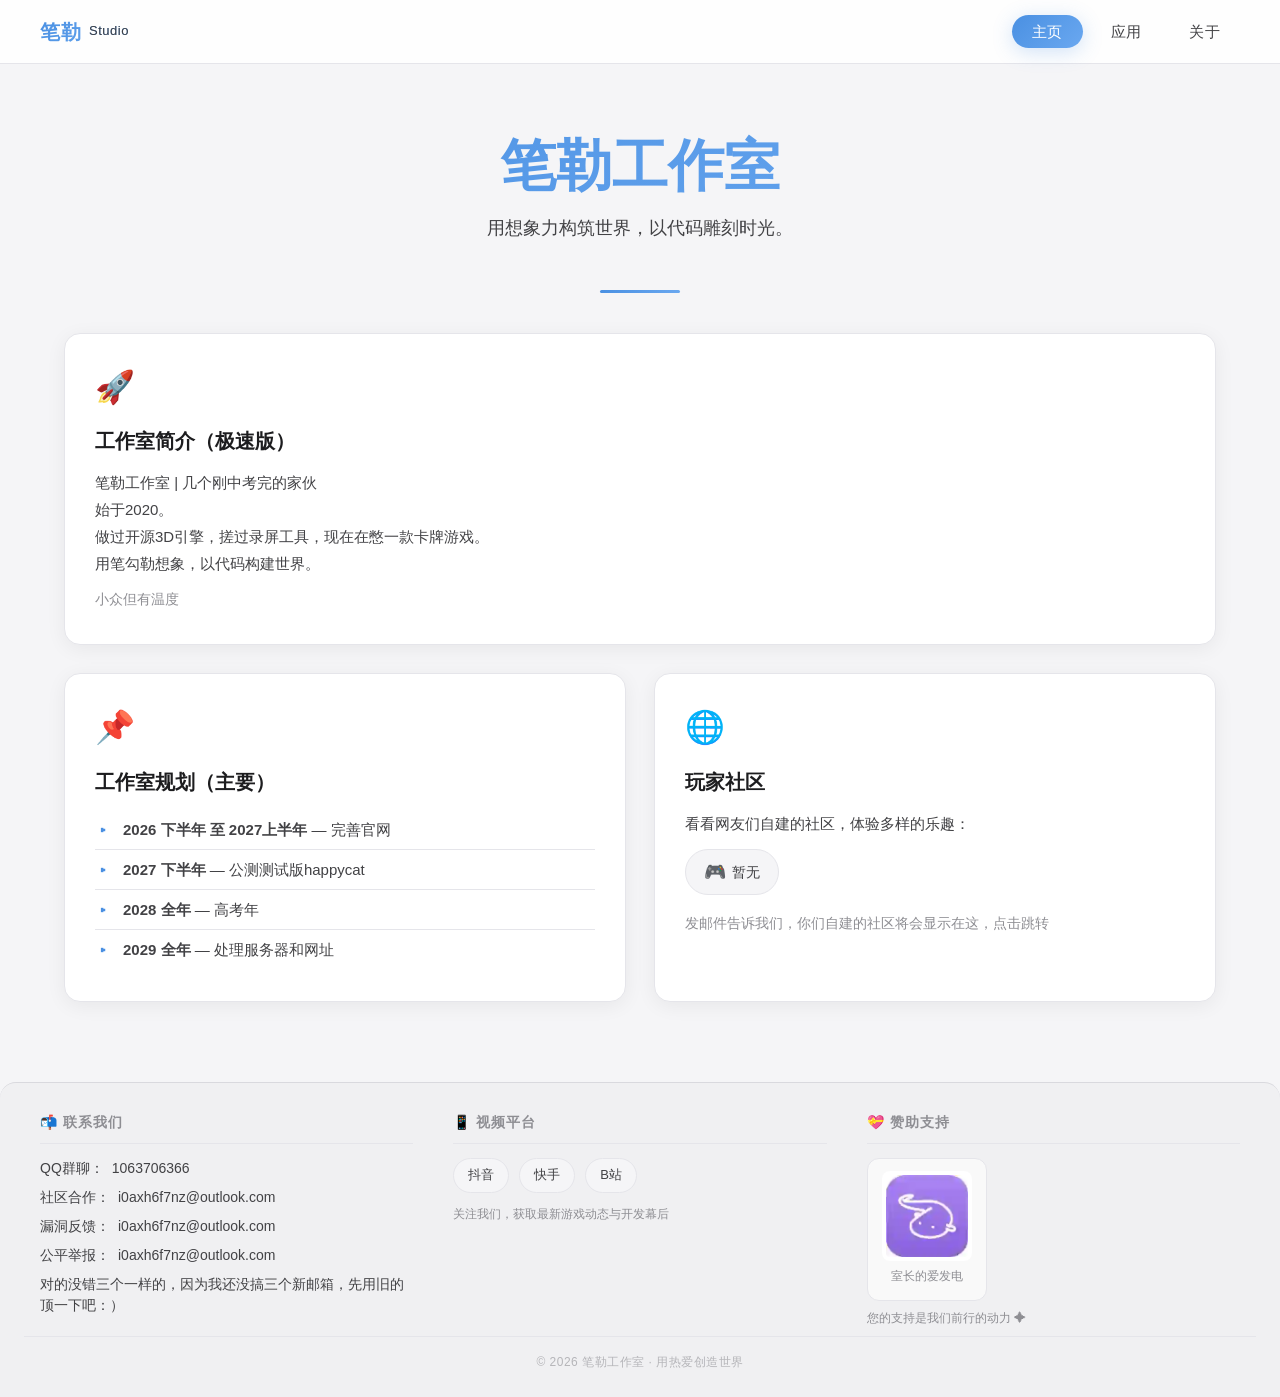
<file: index.html>
<!DOCTYPE html>
<html lang="zh-CN">
<head>
    <meta charset="UTF-8" />
    <meta name="viewport" content="width=device-width, initial-scale=1.0, maximum-scale=1.0, user-scalable=no" />
    <title>笔勒工作室</title>
    <!-- 静态样式 -->
    <link rel="stylesheet" href="./website/CSS/style.css" />
</head>
<body>

    <nav id="navbar">
        <div class="nav-inner">
            <div class="brand">笔勒 <small>Studio</small></div>
            <ul class="nav-links">
                <li><a data-page="index" class="active">主页</a></li>
                <li><a data-page="apps">应用</a></li>
                <li><a data-page="about">关于</a></li>
            </ul>
        </div>
    </nav>

    <main id="app"></main>

    <footer id="info-bar">
        <!-- 桌面端 -->
        <div class="info-inner">
            <div class="info-col">
                <h4>📬 联系我们</h4>
                <ul>
                    <li>QQ群聊：<a>1063706366</a></li>
                    <li>社区合作：<a href="mailto:i0axh6f7nz@outlook.com">i0axh6f7nz@outlook.com</a></li>
                    <li>漏洞反馈：<a href="mailto:i0axh6f7nz@outlook.com">i0axh6f7nz@outlook.com</a></li>
                    <li>公平举报：<a href="mailto:i0axh6f7nz@outlook.com">i0axh6f7nz@outlook.com</a></li>
                    <li>对的没错三个一样的，因为我还没搞三个新邮箱，先用旧的顶一下吧：）</li>
                </ul>
            </div>
            <div class="info-col">
                <h4>📱 视频平台</h4>
                <div class="platform-links">
                    <a href="https://www.douyin.com/user/MS4wLjABAAAAns3Lk1kvKhQoyeNfTAreSVo60zcfYZwSr_8qOq5JR1k" target="_blank">抖音</a>
                    <a href="https://www.kuaishou.com/profile/3xnqpncacsxa3de" target="_blank">快手</a>
                    <a href="https://space.bilibili.com/3546812094876201?spm_id_from=333.337.0.0" target="_blank">B站</a>
                </div>
                <p style="font-size:12px; color:var(--text-muted); margin-top:12px;">关注我们，获取最新游戏动态与开发幕后</p>
            </div>
            <div class="info-col">
                <h4>💝 赞助支持</h4>
                <div class="qr-grid">
                    <div class="qr-item">
                        <a href="https://ifdian.net/a/ye_chengbing" target="_blank">
                            <img src="./website/IMG/ifd.webp" alt="室长的爱发电" loading="lazy" />
                            <span class="label">室长的爱发电</span>
                        </a>
                    </div>
                </div>
                <p style="font-size:12px; color:var(--text-muted); margin-top:8px;">您的支持是我们前行的动力 ✦</p>
            </div>
        </div>

        <!-- 移动端 -->
        <div class="info-mobile-tabs">
            <div class="tab-buttons" role="tablist">
                <p>点击查看对应项</p>
                <button class="active" data-tab="tab-contact" role="tab" aria-selected="true">📬 联系我们</button>
                <button data-tab="tab-platform" role="tab" aria-selected="false">📱 视频平台</button>
                <button data-tab="tab-sponsor" role="tab" aria-selected="false">💝 赞助支持</button>
            </div>
            <div class="tab-panels">
                <div class="tab-panel active" id="tab-contact" role="tabpanel">
                    <div class="info-col">
                        <h4>📬 联系我们</h4>
                        <ul>
                            <li>QQ群聊：<a>1063706366</a></li>
                            <li>社区合作：<a href="mailto:i0axh6f7nz@outlook.com">i0axh6f7nz@outlook.com</a></li>
                            <li>漏洞反馈：<a href="mailto:i0axh6f7nz@outlook.com">i0axh6f7nz@outlook.com</a></li>
                            <li>公平举报：<a href="mailto:i0axh6f7nz@outlook.com">i0axh6f7nz@outlook.com</a></li>
                            <li>对的没错三个一样的，因为我还没搞三个新邮箱，先用旧的顶一下吧：）</li>
                        </ul>
                    </div>
                </div>
                <div class="tab-panel" id="tab-platform" role="tabpanel">
                    <div class="info-col">
                        <h4>📱 视频平台</h4>
                        <div class="platform-links">
                            <a href="https://www.douyin.com/user/MS4wLjABAAAAns3Lk1kvKhQoyeNfTAreSVo60zcfYZwSr_8qOq5JR1k" target="_blank">抖音</a>
                            <a href="https://www.kuaishou.com/profile/3xnqpncacsxa3de" target="_blank">快手</a>
                            <a href="https://space.bilibili.com/3546812094876201?spm_id_from=333.337.0.0" target="_blank">B站</a>
                        </div>
                        <p style="font-size:12px; color:var(--text-muted); margin-top:12px;">关注我们，获取最新游戏动态与开发幕后</p>
                    </div>
                </div>
                <div class="tab-panel" id="tab-sponsor" role="tabpanel">
                    <div class="info-col">
                        <h4>💝 如果喜欢我们的作品，欢迎请开发者喝杯咖啡</h4>
                        <div class="qr-grid">
                            <div class="qr-item">
                                <a href="https://ifdian.net/a/ye_chengbing" target="_blank">
                                    <img src="./website/IMG/ifd.webp" alt="室长的爱发电" loading="lazy" />
                                    <span class="label">室长的爱发电</span>
                                </a>
                            </div>
                        </div>
                        <p style="font-size:12px; color:var(--text-muted); margin-top:8px;">因为一些原因，目前还不能挂二维码到上面</p>
                    </div>
                </div>
            </div>
        </div>

        <div class="info-copyright"><span>© 2026 笔勒工作室 · 用热爱创造世界</span></div>
    </footer>

    <!-- 静态 JavaScript -->
    <script src="./website/JS/spa.js"></script>
    <script src="./website/JS/apps.js"></script>
    <script src="./website/JS/loading_footer.js"></script>
</body>
</html>
</file>
<file: website/CSS/style.css>
/* ========== 全局重置 & 基础 ========== */
* {
    margin: 0;
    padding: 0;
    box-sizing: border-box;
}

button {
    font-family: inherit;
    font-size: inherit;
    line-height: inherit;
    border: none;
    background: none;
    cursor: pointer;
    color: inherit;
    -webkit-tap-highlight-color: transparent;
    /* 去掉移动端点击高亮 */
    appearance: none;
    -webkit-appearance: none;
    /* 去除 iOS 默认圆角和内阴影 */
    border-radius: 0;
}

:root {
    --bg-primary: #f5f5f7;
    --bg-secondary: #ffffff;
    --bg-card: #ffffff;
    --text-primary: #1d1d1f;
    --text-secondary: #424245;
    --text-muted: #8e8e93;
    --border-color: #e5e5ea;
    --shadow: 0 4px 20px rgba(0, 0, 0, 0.06);
    --shadow-hover: 0 8px 40px rgba(0, 0, 0, 0.10);
    --radius: 16px;
    --transition: 0.3s cubic-bezier(0.4, 0, 0.2, 1);
    --nav-height: 64px;
    --footer-bg: #f0f0f2;
    --footer-border: #d9d9de;

    --accent: #4a90e2;
    --accent-light: #6aa8f0;
    --accent-dark: #2a6bb0;
    --accent-gradient: linear-gradient(135deg, var(--accent), var(--accent-light));
}

[data-theme="pink"] {
    --accent: #e86f9c;
    --accent-light: #f09bb9;
    --accent-dark: #c4507a;
    --accent-gradient: linear-gradient(135deg, var(--accent), var(--accent-light));
}

html {
    scroll-behavior: smooth;
}

body {
    font-family: -apple-system, BlinkMacSystemFont, "Segoe UI", Roboto, "PingFang SC", "Microsoft YaHei", sans-serif;
    background: var(--bg-primary);
    color: var(--text-primary);
    min-height: 100vh;
    display: flex;
    flex-direction: column;
    line-height: 1.6;
    padding-top: var(--nav-height);
    padding-bottom: 0;
}

a {
    color: var(--text-primary);
    text-decoration: none;
    transition: var(--transition);
}

a:hover {
    color: var(--accent);
}

::-webkit-scrollbar {
    width: 6px;
    height: 6px;
}
::-webkit-scrollbar-track {
    background: var(--bg-primary);
}
::-webkit-scrollbar-thumb {
    background: var(--accent);
    border-radius: 10px;
}
::-webkit-scrollbar-thumb:hover {
    background: var(--accent-dark);
}

/* ========== 导航栏（桌面端） ========== */
#navbar {
    position: fixed;
    top: 0;
    left: 0;
    right: 0;
    height: var(--nav-height);
    background: rgba(255, 255, 255, 0.85);
    backdrop-filter: blur(16px);
    -webkit-backdrop-filter: blur(16px);
    border-bottom: 1px solid var(--border-color);
    display: flex;
    align-items: center;
    justify-content: center;
    z-index: 1000;
    padding: 0 20px;
    transition: var(--transition);
}

#navbar .nav-inner {
    max-width: 1200px;
    width: 100%;
    display: flex;
    align-items: center;
    justify-content: space-between;
}

#navbar .brand {
    font-size: 20px;
    font-weight: 700;
    background: var(--accent-gradient);
    -webkit-background-clip: text;
    -webkit-text-fill-color: transparent;
    background-clip: text;
    letter-spacing: 0.5px;
    display: flex;
    align-items: center;
    gap: 8px;
}

#navbar .brand small {
    font-size: 13px;
    font-weight: 400;
    -webkit-text-fill-color: var(--text-secondary);
    background: none;
    color: var(--text-secondary);
}

#navbar .nav-links {
    display: flex;
    gap: 8px;
    list-style: none;
    align-items: center;
}

#navbar .nav-links a {
    padding: 8px 20px;
    border-radius: 30px;
    font-size: 15px;
    font-weight: 500;
    color: var(--text-secondary);
    transition: var(--transition);
    letter-spacing: 0.3px;
}

#navbar .nav-links a:hover {
    color: var(--text-primary);
    background: rgba(0, 0, 0, 0.04);
}

#navbar .nav-links a.active {
    color: #fff;
    background: var(--accent-gradient);
    box-shadow: 0 4px 20px rgba(74, 144, 226, 0.25);
}

[data-theme="pink"] #navbar .nav-links a.active {
    box-shadow: 0 4px 20px rgba(232, 111, 156, 0.25);
}

#navbar .nav-links a.active:hover {
    transform: translateY(-1px);
}

/* ========== 主内容 ========== */
#main-content {
    flex: 1;
    max-width: 1200px;
    width: 100%;
    margin: 0 auto;
    padding: 30px 24px 40px;
    position: relative;
}

#app {
    flex: 1;
    max-width: 1200px;
    width: 100%;
    margin: 0 auto;
    padding: 30px 24px 40px;
    position: relative;
}

/* ========== 通用页面标题（.page-hero） ========== */
.page-hero {
    text-align: center;
    padding: 32px 0 28px;
    position: relative;
}
.page-hero::after {
    content: '';
    position: absolute;
    bottom: 0;
    left: 50%;
    transform: translateX(-50%);
    width: 60px;
    height: 3px;
    background: var(--accent-gradient);
    border-radius: 10px;
}
.page-hero h1 {
    font-size: clamp(28px, 4.5vw, 44px);
    font-weight: 800;
    line-height: 1.2;
    margin-bottom: 8px;
    background: var(--accent-gradient);
    -webkit-background-clip: text;
    -webkit-text-fill-color: transparent;
    background-clip: text;
}
.page-hero p {
    font-size: clamp(15px, 1.2vw, 18px);
    color: var(--text-secondary);
    max-width: 560px;
    margin: 0 auto;
}

/* ========== 卡片基础样式（首页等） ========== */
.card {
    background: var(--bg-card);
    border: 1px solid var(--border-color);
    border-radius: var(--radius);
    padding: 28px 30px 32px;
    transition: var(--transition);
    box-shadow: var(--shadow);
}
.card:hover {
    border-color: var(--accent);
    box-shadow: var(--shadow-hover);
    transform: translateY(-2px);
}
.card .icon {
    font-size: 32px;
    margin-bottom: 12px;
    display: inline-block;
}
.card h3 {
    font-size: 20px;
    font-weight: 600;
    margin-bottom: 12px;
    color: var(--text-primary);
}
.card p,
.card li {
    color: var(--text-secondary);
    font-size: 15px;
    line-height: 1.8;
}
.card ul {
    list-style: none;
    padding: 0;
    margin-top: 8px;
}
.card ul li {
    padding: 6px 0 6px 28px;
    position: relative;
    border-bottom: 1px solid var(--border-color);
}
.card ul li:last-child {
    border-bottom: none;
}
.card ul li::before {
    content: '▸';
    position: absolute;
    left: 4px;
    color: var(--accent);
    font-weight: 700;
}
.card ul li a {
    color: var(--text-secondary);
    transition: var(--transition);
}
.card ul li a:hover {
    color: var(--accent);
    padding-left: 4px;
}

/* ========== 底部信息栏（桌面端三栏） ========== */
#info-bar {
    background: var(--footer-bg);
    border-top: 1px solid var(--footer-border);
    padding: 28px 24px 24px;
    margin-top: 40px;
    border-radius: var(--radius) var(--radius) 0 0;
    transition: var(--transition);
}

#info-bar .info-inner {
    max-width: 1200px;
    margin: 0 auto;
    display: flex;
    flex-wrap: wrap;
    gap: 24px 40px;
}

.info-col {
    flex: 1 1 200px;
    min-width: 180px;
}

.info-col h4 {
    font-size: 14px;
    font-weight: 600;
    color: var(--text-muted);
    letter-spacing: 1px;
    text-transform: uppercase;
    margin-bottom: 14px;
    border-bottom: 1px solid var(--border-color);
    padding-bottom: 10px;
}

.info-col ul {
    list-style: none;
    padding: 0;
}

.info-col ul li {
    margin-bottom: 8px;
    font-size: 14px;
    color: var(--text-secondary);
    display: flex;
    align-items: flex-start;
    gap: 8px;
    line-height: 1.5;
}

.info-col ul li .emoji {
    flex-shrink: 0;
    width: 20px;
    text-align: center;
}

.info-col ul li a {
    color: var(--text-secondary);
    transition: var(--transition);
    word-break: break-all;
}

.info-col ul li a:hover {
    color: var(--accent);
}

.qr-grid {
    display: flex;
    gap: 20px;
    flex-wrap: wrap;
    margin-top: 4px;
}

.qr-item {
    text-align: center;
    background: rgba(255, 255, 255, 0.6);
    padding: 12px 14px 14px;
    border-radius: 12px;
    border: 1px solid var(--border-color);
    transition: var(--transition);
    flex: 0 0 auto;
}

.qr-item:hover {
    border-color: var(--accent);
}

.qr-item img {
    width: 90px;
    height: 90px;
    border-radius: 8px;
    display: block;
    background: #fff;
    padding: 4px;
    object-fit: contain;
}

.qr-item .label {
    font-size: 12px;
    color: var(--text-muted);
    margin-top: 6px;
    display: block;
}

.platform-links {
    display: flex;
    flex-wrap: wrap;
    gap: 10px;
}

.platform-links a {
    display: inline-flex;
    align-items: center;
    gap: 6px;
    padding: 6px 14px;
    background: var(--bg-primary);
    border-radius: 20px;
    font-size: 13px;
    color: var(--text-secondary);
    border: 1px solid var(--border-color);
    transition: var(--transition);
}

.platform-links a:hover {
    background: var(--accent);
    color: #fff;
    border-color: var(--accent);
}

/* 移动端 Footer 标签切换（桌面隐藏） */
.info-mobile-tabs {
    display: none;
}

.info-copyright {
    text-align: center;
    font-size: 12px;
    color: var(--text-muted);
    padding-top: 16px;
    margin-top: 8px;
    border-top: 1px solid var(--border-color);
    letter-spacing: 0.5px;
}

.info-copyright span {
    opacity: 0.6;
}

/* ========== 移动端通用覆盖（导航移至底部） ========== */
@media (max-width: 768px) {
    body {
        padding-top: 0;
        padding-bottom: var(--nav-height);
    }

    #navbar {
        top: auto;
        bottom: 0;
        border-bottom: none;
        border-top: 1px solid var(--border-color);
        background: rgba(255, 255, 255, 0.92);
        backdrop-filter: blur(20px);
        -webkit-backdrop-filter: blur(20px);
        padding: 0 12px;
    }

    #navbar .brand {
        display: none;
    }

    #navbar .nav-inner {
        justify-content: center;
    }

    #navbar .nav-links {
        width: 100%;
        justify-content: space-around;
        gap: 0;
    }

    #navbar .nav-links a {
        padding: 8px 12px;
        font-size: 14px;
        border-radius: 30px;
        flex: 1;
        text-align: center;
        max-width: 100px;
    }

    #navbar .nav-links a.active {
        background: var(--accent-gradient);
        color: #fff;
    }

    /* 主内容内边距调整 */
    #main-content {
        padding: 20px 16px 20px;
    }

    /* 底部信息栏在移动端使用标签切换，隐藏桌面三栏 */
    #info-bar .info-inner {
        display: none !important;
    }

    .info-mobile-tabs {
        display: block !important;
    }

    /* 移动端标签面板显隐（通用） */
    .info-mobile-tabs .tab-panel {
        display: none;
        opacity: 0;
        transition: opacity 0.25s ease;
    }
    .info-mobile-tabs .tab-panel.active {
        display: block;
        opacity: 1;
    }

    .qr-grid {
        justify-content: center;
        gap: 16px;
    }

    .qr-item img {
        width: 80px;
        height: 80px;
    }

    .platform-links {
        justify-content: center;
    }

    .platform-links a {
        font-size: 12px;
        padding: 5px 12px;
    }

    .info-mobile-tabs .tab-panel .info-col ul li {
        font-size: 13px;
        gap: 6px;
    }

    .info-copyright {
        font-size: 11px;
        padding-top: 12px;
        margin-top: 4px;
    }

    /* 通用 page-hero 移动端调整 */
    .page-hero {
        padding: 20px 0 24px;
    }
    .page-hero h1 {
        font-size: 26px;
    }
    .page-hero p {
        font-size: 15px;
    }
}

/* 超小屏通用调整 */
@media (max-width: 400px) {
    #navbar .nav-links a {
        font-size: 12px;
        padding: 6px 8px;
        max-width: 80px;
    }
    .card h3 {
        font-size: 17px;
    }
    .card p,
    .card li {
        font-size: 14px;
    }
    .qr-item img {
        width: 68px;
        height: 68px;
    }
    .info-mobile-tabs .tab-buttons button {
        font-size: 12px;
        padding: 8px 6px;
    }
}

/* =============================================
   关于页桌面端样式（> 768px）
   ============================================= */
.about-content {
    max-width: 820px;
    margin: 32px auto 0;
    padding: 0 4px;
}

.about-section {
    margin-bottom: 48px;
    padding-bottom: 40px;
    border-bottom: 1px solid var(--border-color);
}
.about-section:last-of-type {
    border-bottom: none;
    margin-bottom: 0;
    padding-bottom: 0;
}

.about-section h2 {
    font-size: clamp(22px, 2.4vw, 30px);
    font-weight: 700;
    color: var(--text-primary);
    margin-bottom: 16px;
    letter-spacing: -0.3px;
    display: flex;
    align-items: center;
    gap: 12px;
}
.about-section h2::before {
    content: '';
    display: inline-block;
    width: 6px;
    height: 28px;
    background: var(--accent-gradient);
    border-radius: 6px;
    flex-shrink: 0;
}

.about-section p {
    font-size: clamp(15px, 1.05vw, 17px);
    line-height: 1.9;
    color: var(--text-secondary);
    margin-bottom: 14px;
}
.about-section p:last-child {
    margin-bottom: 0;
}

.about-section strong {
    color: var(--text-primary);
    font-weight: 600;
}

.about-section a {
    color: var(--accent);
    text-decoration: none;
    font-weight: 500;
    transition: var(--transition);
    border-bottom: 1px solid transparent;
}
.about-section a:hover {
    border-bottom-color: var(--accent);
    color: var(--accent-dark);
}


.about-section blockquote {
    margin: 24px 0 8px 0;
    padding: 20px 28px 20px 32px;
    background: var(--bg-primary);
    border-left: 4px solid var(--accent);
    border-radius: 0 var(--radius) var(--radius) 0;
    font-style: italic;
    color: var(--text-primary);
    font-size: clamp(16px, 1.1vw, 19px);
    line-height: 1.8;
    position: relative;
}
.about-section blockquote p {
    margin-bottom: 0;
    color: var(--text-primary);
    font-style: italic;
}
.about-section blockquote::before {
    content: '"';
    font-size: 48px;
    color: var(--accent);
    opacity: 0.25;
    position: absolute;
    top: -6px;
    left: 8px;
    font-family: Georgia, serif;
    line-height: 1;
}

.about-footer-contact {
    margin-top: 32px;
    padding-top: 24px;
    border-top: 1px solid var(--border-color);
    text-align: center;
    font-size: 16px;
    color: var(--text-secondary);
}
.about-footer-contact a {
    color: var(--accent);
    font-weight: 500;
    text-decoration: none;
    transition: var(--transition);
}
.about-footer-contact a:hover {
    color: var(--accent-dark);
    text-decoration: underline;
}

/* =============================================
   应用页桌面端样式（> 768px）
   ============================================= */

/* ---- 筛选栏 ---- */
.filter-bar {
    display: flex;
    flex-wrap: wrap;
    align-items: center;
    justify-content: center;
    gap: 10px 14px;
    margin: 24px 0 20px;
    padding: 8px 0;
}
.filter-bar .filter-label {
    font-size: 14px;
    font-weight: 600;
    color: var(--text-muted);
    letter-spacing: 0.5px;
    margin-right: 4px;
}
.filter-btn {
    padding: 6px 20px;
    border-radius: 30px;
    border: 1px solid var(--border-color);
    background: transparent;
    font-size: 14px;
    font-weight: 500;
    color: var(--text-secondary);
    cursor: pointer;
    transition: var(--transition);
    font-family: inherit;
    line-height: 1.4;
}
.filter-btn:hover {
    background: rgba(0, 0, 0, 0.04);
    border-color: var(--accent);
}
.filter-btn.active {
    background: var(--accent-gradient);
    color: #fff;
    border-color: transparent;
    box-shadow: 0 4px 20px rgba(74, 144, 226, 0.2);
}
[data-theme="pink"] .filter-btn.active {
    box-shadow: 0 4px 20px rgba(232, 111, 156, 0.2);
}

/* ---- 搜索框 ---- */
.search-wrapper {
    display: flex;
    justify-content: center;
    margin: 0 0 28px;
}
.search-box {
    display: flex;
    align-items: center;
    background: var(--bg-card);
    border: 1px solid var(--border-color);
    border-radius: 40px;
    padding: 6px 6px 6px 20px;
    width: 100%;
    max-width: 440px;
    transition: var(--transition);
    box-shadow: var(--shadow);
}
.search-box:focus-within {
    border-color: var(--accent);
    box-shadow: 0 4px 24px rgba(74, 144, 226, 0.12);
}
.search-box .search-icon {
    font-size: 18px;
    opacity: 0.5;
    margin-right: 8px;
    line-height: 1;
}
.search-box input {
    flex: 1;
    border: none;
    outline: none;
    background: transparent;
    font-size: 15px;
    color: var(--text-primary);
    padding: 10px 0;
    font-family: inherit;
    min-width: 0;
}
.search-box input::placeholder {
    color: var(--text-muted);
    opacity: 0.7;
}
.search-box .search-clear {
    background: none;
    border: none;
    font-size: 18px;
    cursor: pointer;
    padding: 0 12px;
    opacity: 0.3;
    transition: var(--transition);
    color: var(--text-secondary);
    display: none;
}
.search-box .search-clear.visible {
    display: block;
    opacity: 0.5;
}
.search-box .search-clear.visible:hover {
    opacity: 1;
}

/* ---- 应用卡片网格 ---- */
.app-grid {
    display: grid;
    grid-template-columns: repeat(3, 1fr);
    gap: 28px;
    margin-top: 8px;
}

.app-card {
    background: var(--bg-card);
    border: 1px solid var(--border-color);
    border-radius: var(--radius);
    padding: 24px 24px 28px;
    transition: var(--transition);
    box-shadow: var(--shadow);
    display: flex;
    flex-direction: column;
    position: relative;
}
.app-card:hover {
    border-color: var(--accent);
    box-shadow: var(--shadow-hover);
    transform: translateY(-4px);
}
.app-card .app-icon {
    font-size: 48px;
    line-height: 1;
    margin-bottom: 12px;
    display: inline-block;
    width: 64px;
    height: 64px;
    background: var(--bg-primary);
    border-radius: 16px;
    display: flex;
    align-items: center;
    justify-content: center;
    font-size: 34px;
    border: 1px solid var(--border-color);
    flex-shrink: 0;
}
.app-card .app-name {
    font-size: 20px;
    font-weight: 700;
    color: var(--text-primary);
    margin: 4px 0 4px;
    line-height: 1.3;
}
.app-card .app-information {
    font-size: 14px;
    color: var(--text-secondary);
    line-height: 1.6;
    margin: 4px 0 12px;
    flex: 1;
}

/* 调整外层容器为 flex，消除间距 */
.app-card .app-action {
    display: flex;
    align-items: stretch;      /* 使两个子项高度一致 */
    gap: 0;                    /* 无缝隙 */
    flex-wrap: wrap;           /* 小屏时自动换行 */
}

.app-card .btn-other {
    font-size: 14px;
    font-weight: 700;
    padding: 8px 20px;
}


/* 下载按钮 —— 左半胶囊 */
.app-card .app-action .download-btn {
    border-radius: 30px 0 0 30px;   /* 左侧圆，右侧直 */
    margin-right: 0;                /* 移除默认外边距 */
    /* 保留原有样式：背景、字体、阴影等，但可微调 */
    background: var(--accent-gradient);
    color: #fff;
    font-size: 14px;
    font-weight: 600;
    padding: 8px 20px;              /* 可根据需要调整 */
    border: none;
    cursor: pointer;
    transition: var(--transition);
    font-family: inherit;
    box-shadow: 0 4px 16px rgba(74, 144, 226, 0.2);
    /* 确保无额外边距 */
}

/* 下拉选择框 —— 右半胶囊 */
/* ---------- 自定义右胶囊（跑马灯容器） ---------- */
.app-card .app-action .custom-select-wrapper {
    position: relative;
    flex: 1;                     /* 占据剩余宽度，与左按钮拼合 */
    min-width: 80px;             /* 保证最小宽度 */
    max-width: 250px;             /* 保证最大宽度 */
    border-radius: 0 30px 30px 0;
    background: var(--accent-gradient);
    box-shadow: 0 4px 16px rgba(74, 144, 226, 0.2);
    overflow: hidden;            /* 跑马灯溢出隐藏 */
    cursor: pointer;
}

/* 跑马灯文本容器（两份文字并排） */
.app-card .app-action .custom-select-wrapper .scroll-text {
    display: flex;
    white-space: nowrap;
    padding: 8px 10px;
    color: #fff;
    font-size: 14px;
    font-weight: 600;
    font-family: inherit;
    animation: scroll 5s linear infinite;  /* 一直滚动 */
    position: relative;   /* 关键：让 left 生效 */
}

/* 跑马灯关键帧（与之前相同） */
@keyframes scroll {
    0%   { left: 100%; }   /* 从容器最右侧外面开始 */
    100% { left: -110%; }  /* 到容器最左侧外面结束 */
}

/* 覆盖原生 select，保持透明但可点击 */
.app-card .app-action .custom-select-wrapper select {
    position: absolute;
    top: 0;
    left: 0;
    width: 100%;
    height: 100%;
    opacity: 0;
    cursor: pointer;
    font-family: inherit;
    font-size: 14px;
    border: none;
    background: transparent;
    /* 移除默认样式 */
    -webkit-appearance: none;
    appearance: none;
}

/* 可选：悬浮效果 */
.app-card .app-action .custom-select-wrapper:hover {
    filter: brightness(1.05);
}

/* 悬停效果（统一微亮） */
.app-card .app-action .download-btn:hover,
.app-card .app-action .platform-select:hover {
    filter: brightness(1.05);
}

/* 下拉选项文字颜色（适配深色背景） */
.app-card .app-action .platform-select option {
    background: #fff;
    color: #333;
}

[data-theme="pink"] .app-card .app-action .btn-download {
    box-shadow: 0 4px 16px rgba(232, 111, 156, 0.2);
}
.app-card .app-action .btn-download:hover {
    transform: translateY(-2px);
    box-shadow: 0 6px 28px rgba(74, 144, 226, 0.3);
}
.app-card .app-action .btn-download:active {
    transform: scale(0.96);
}

/* ---- 空状态 ---- */
.empty-state {
    grid-column: 1 / -1;
    text-align: center;
    padding: 60px 20px;
    color: var(--text-muted);
}
.empty-state .empty-icon {
    font-size: 56px;
    margin-bottom: 12px;
    opacity: 0.5;
}
.empty-state p {
    font-size: 16px;
}

/* ---- 应用计数 ---- */
.app-count {
    text-align: center;
    font-size: 14px;
    color: var(--text-muted);
    margin-top: 8px;
    margin-bottom: -8px;
}
.app-count strong {
    color: var(--text-secondary);
    font-weight: 600;
}

/* ---- 卡片过渡 ---- */
.app-card {
    transition: opacity 0.25s ease, transform 0.25s ease, border-color 0.25s ease, box-shadow 0.25s ease;
}
.app-card.hidden {
    display: none;
}
.app-card {
    display: flex;
    flex-direction: column;
}
.app-card .app-desc {
    flex: 1;
}
.app-card .app-action {
    margin-top: auto;
}
.pagination {
    display: flex;
    justify-content: center;
    align-items: center;
    gap: 20px;
    margin-top: 40px;
    padding-top: 20px;
    border-top: 1px solid var(--border-color);
}
.page-btn {
    padding: 8px 24px;
    border-radius: 30px;
    border: 1px solid var(--border-color);
    background: var(--bg-card);
    font-size: 14px;
    font-weight: 500;
    color: var(--text-secondary);
    cursor: pointer;
    transition: var(--transition);
    font-family: inherit;
}
.page-btn:hover:not(:disabled) {
    background: var(--accent-gradient);
    color: #fff;
    border-color: transparent;
    box-shadow: 0 4px 16px rgba(74, 144, 226, 0.2);
}
.page-btn:disabled {
    opacity: 0.4;
    cursor: not-allowed;
}
.page-info {
    font-size: 14px;
    color: var(--text-muted);
    min-width: 80px;
    text-align: center;
}

/* =============================================
   首页桌面端样式
   ============================================= */
/* ---- 英雄区 ---- */
.hero {
    text-align: center;
    padding: 40px 0 50px;
    position: relative;
}

.hero::after {
    content: '';
    position: absolute;
    bottom: 0;
    left: 50%;
    transform: translateX(-50%);
    width: 80px;
    height: 3px;
    background: var(--accent-gradient);
    border-radius: 10px;
}

.hero h1 {
    font-size: clamp(32px, 6vw, 56px);
    font-weight: 800;
    line-height: 1.15;
    margin-bottom: 16px;
    background: var(--accent-gradient);
    -webkit-background-clip: text;
    -webkit-text-fill-color: transparent;
    background-clip: text;
}

.hero p {
    font-size: clamp(16px, 1.4vw, 20px);
    color: var(--text-secondary);
    max-width: 640px;
    margin: 0 auto;
}

/* ---- 首页网格 ---- */
.content-grid {
    display: grid;
    grid-template-columns: 1fr 1fr;
    gap: 28px;
    margin-top: 40px;
}

/* ---- 全宽卡片 ---- */
.card-full {
    grid-column: 1 / -1;
}

/* ---- 社区链接 ---- */
.community-links {
    display: flex;
    flex-wrap: wrap;
    gap: 12px;
    margin-top: 12px;
}

.community-links a {
    display: inline-flex;
    align-items: center;
    gap: 6px;
    padding: 8px 18px;
    background: var(--bg-primary);
    border-radius: 30px;
    border: 1px solid var(--border-color);
    font-size: 14px;
    color: var(--text-secondary);
    transition: var(--transition);
}

.community-links a:hover {
    background: var(--accent);
    color: #fff;
    border-color: var(--accent);
    transform: translateY(-2px);
    box-shadow: 0 4px 20px rgba(74, 144, 226, 0.15);
}

[data-theme="pink"] .community-links a:hover {
    box-shadow: 0 4px 20px rgba(232, 111, 156, 0.15);
}

.community-links a .badge {
    font-size: 18px;
}

/* =============================================
   移动端覆盖（针对各页）
   ============================================= */

/* ---- 关于页移动端 ---- */
@media (max-width: 768px) {
    .about-content {
        margin-top: 24px;
        padding: 0 2px;
    }
    .about-section {
        margin-bottom: 32px;
        padding-bottom: 28px;
    }
    .about-section h2 {
        font-size: 20px;
        gap: 10px;
    }
    .about-section h2::before {
        height: 22px;
        width: 5px;
    }
    .about-section p {
        font-size: 15px;
        line-height: 1.85;
    }
    .about-section blockquote {
        padding: 16px 18px 16px 24px;
        font-size: 15px;
        margin: 20px 0 4px 0;
    }
    .about-section blockquote::before {
        font-size: 36px;
        top: -2px;
        left: 6px;
    }
    .about-footer-contact {
        font-size: 14px;
        margin-top: 24px;
        padding-top: 20px;
    }
}
@media (max-width: 400px) {
    .about-section h2 {
        font-size: 18px;
    }
    .about-section p {
        font-size: 14px;
    }
    .about-section blockquote {
        font-size: 14px;
        padding: 14px 14px 14px 20px;
    }
}

/* ---- 应用页移动端 ---- */
@media (max-width: 768px) {
    .filter-bar {
        flex-wrap: nowrap;
        overflow-x: auto;
        justify-content: flex-start;
        gap: 8px 12px;
        padding: 4px 0 12px;
        margin: 12px 0 8px;
        -webkit-overflow-scrolling: touch;
        scrollbar-width: none;
    }
    .filter-bar::-webkit-scrollbar {
        display: none;
    }
    .filter-bar .filter-label {
        flex-shrink: 0;
        font-size: 13px;
    }
    .filter-btn {
        flex-shrink: 0;
        padding: 5px 16px;
        font-size: 13px;
    }

    .search-wrapper {
        margin: 0 0 16px;
    }
    .search-box {
        max-width: 100%;
        padding: 4px 4px 4px 16px;
    }
    .search-box input {
        font-size: 14px;
        padding: 8px 0;
    }

    .app-grid {
        grid-template-columns: repeat(2, 1fr);
        gap: 16px;
        margin-top: 4px;
    }
    .app-card {
        padding: 18px 16px 20px;
    }
    .app-card .app-icon {
        width: 52px;
        height: 52px;
        font-size: 28px;
        border-radius: 14px;
    }
    .app-card .app-name {
        font-size: 17px;
    }
    .app-card .app-desc {
        font-size: 13px;
        margin: 2px 0 8px;
    }
    .app-card .app-tags {
        gap: 6px;
        margin: 4px 0 10px;
    }
    .app-card .app-tags .tag {
        font-size: 11px;
        padding: 1px 12px;
    }
    .app-card .app-action .btn-download {
        padding: 6px 18px;
        font-size: 13px;
    }

    .app-count {
        font-size: 13px;
        margin-top: 4px;
    }

    .empty-state {
        padding: 40px 16px;
    }
    .empty-state .empty-icon {
        font-size: 42px;
    }

    .pagination {
        gap: 12px;
        margin-top: 28px;
        padding-top: 16px;
    }
    .page-btn {
        padding: 6px 16px;
        font-size: 13px;
    }
    .page-info {
        font-size: 13px;
        min-width: 60px;
    }
}
@media (max-width: 400px) {
    .app-grid {
        grid-template-columns: 1fr;
        gap: 14px;
    }
    .app-card {
        padding: 16px 14px 18px;
    }
    .app-card .app-icon {
        width: 44px;
        height: 44px;
        font-size: 24px;
    }
    .app-card .app-name {
        font-size: 16px;
    }
    .filter-btn {
        font-size: 12px;
        padding: 4px 14px;
    }
    .search-box input {
        font-size: 13px;
    }
}

/* ---- 首页移动端 ---- */
@media (max-width: 768px) {
    .content-grid {
        grid-template-columns: 1fr;
        gap: 20px;
        margin-top: 28px;
    }
    .card-full {
        grid-column: 1;
    }
    .hero {
        padding: 20px 0 36px;
    }
    .hero h1 {
        font-size: 28px;
    }
    .community-links a {
        font-size: 13px;
        padding: 6px 14px;
    }
}
@media (max-width: 400px) {
    .hero h1 {
        font-size: 24px;
    }
    .community-links a {
        font-size: 12px;
        padding: 5px 10px;
    }
}
</file>
